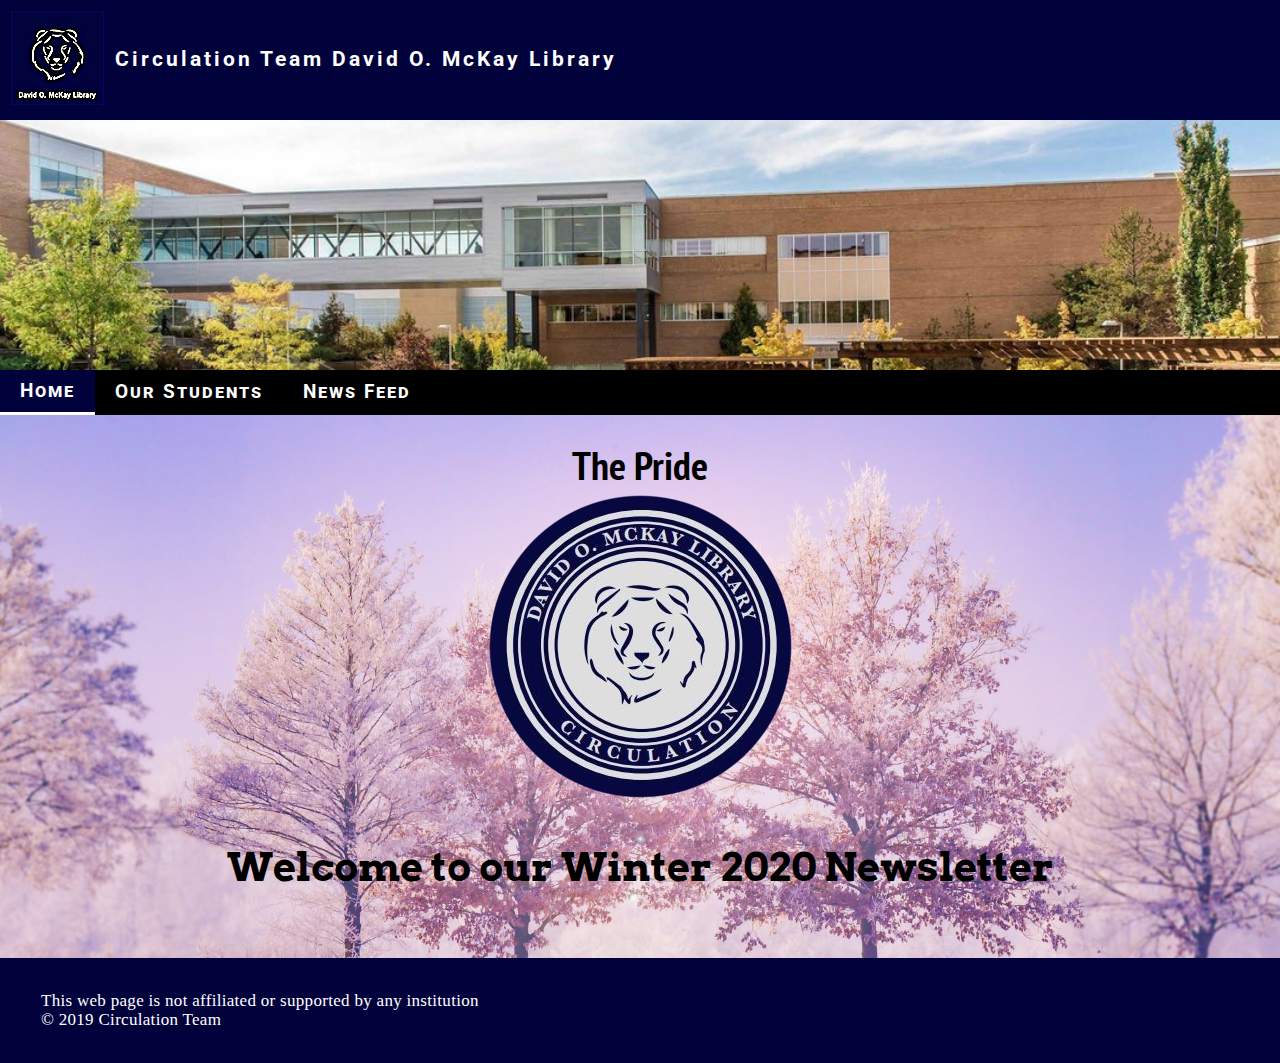
<file: index.html>
<!DOCTYPE html>
<html lang="en">

<head>
  <meta charset="UTF-8">
  <meta name="viewport" content="width=device-width, initial-scale=1.0">
  <meta http-equiv="X-UA-Compatible" content="ie=edge">
  <title>News Letter Home Page</title>
  <meta name="description" content="Circulation Desk David O. McKay Libary - Get to know us!">
  <link rel="stylesheet" href="https://cdnjs.cloudflare.com/ajax/libs/modern-normalize/0.5.0/modern-normalize.min.css">
  <link rel="stylesheet" href="css/style.css">
  <style>
    #home {
      border-bottom: solid;
      border-color: #ffffff;
      background-color: #01013C;
    }
  </style>
</head>

<body>
  <header>
    <a href="https://library.byui.edu/" target="_blank">
      <img src="images/logos/mainlogo.png" alt="Library Logo"></a>
    <h1>Circulation Team David O. McKay Library</h1>
  </header>
  <picture class="hero">
    <img src="images/logos/headerpicture.jpg" alt="David O. McKay Library">
  </picture>
  <nav style="margin-top: -5px;">
    <ul>
      <li><a id="home" href="index.html">Home</a></li>
      <li><a class="grow" href="students.html">Our Students</a></li>
      <li><a class="grow" href="updates.html">News Feed</a></li>
    </ul>
  </nav>
  <main>
    <div class="meio">
      <h2>The Pride</h2>
      <img src="images/logos/lionround.png" alt="Circulation Logo">
      <h3>Welcome to our Winter 2020 Newsletter</h3>
    </div>
  </main>
  <footer>
    <p>
      This web page is not affiliated or supported by any institution <br />
      &copy; 2019 Circulation Team
    </p>
  </footer>
</body>

</html>
</file>
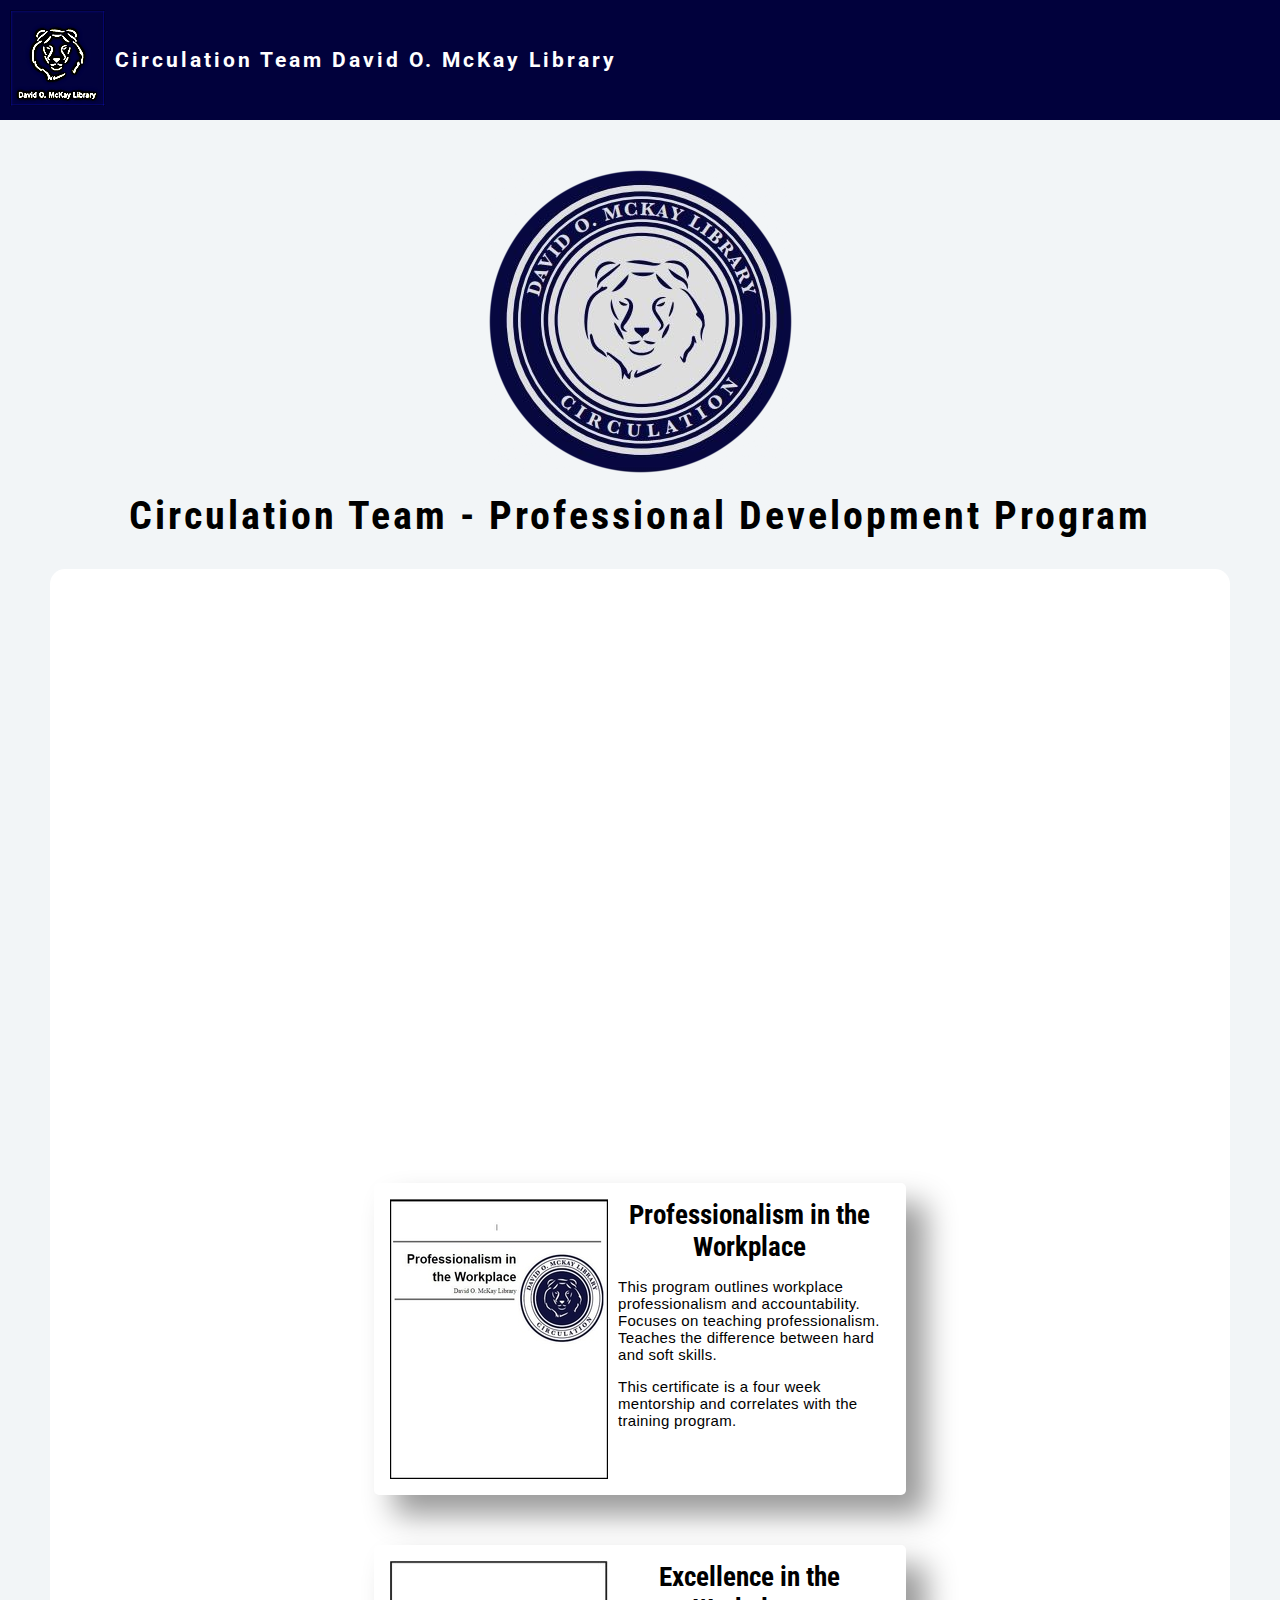
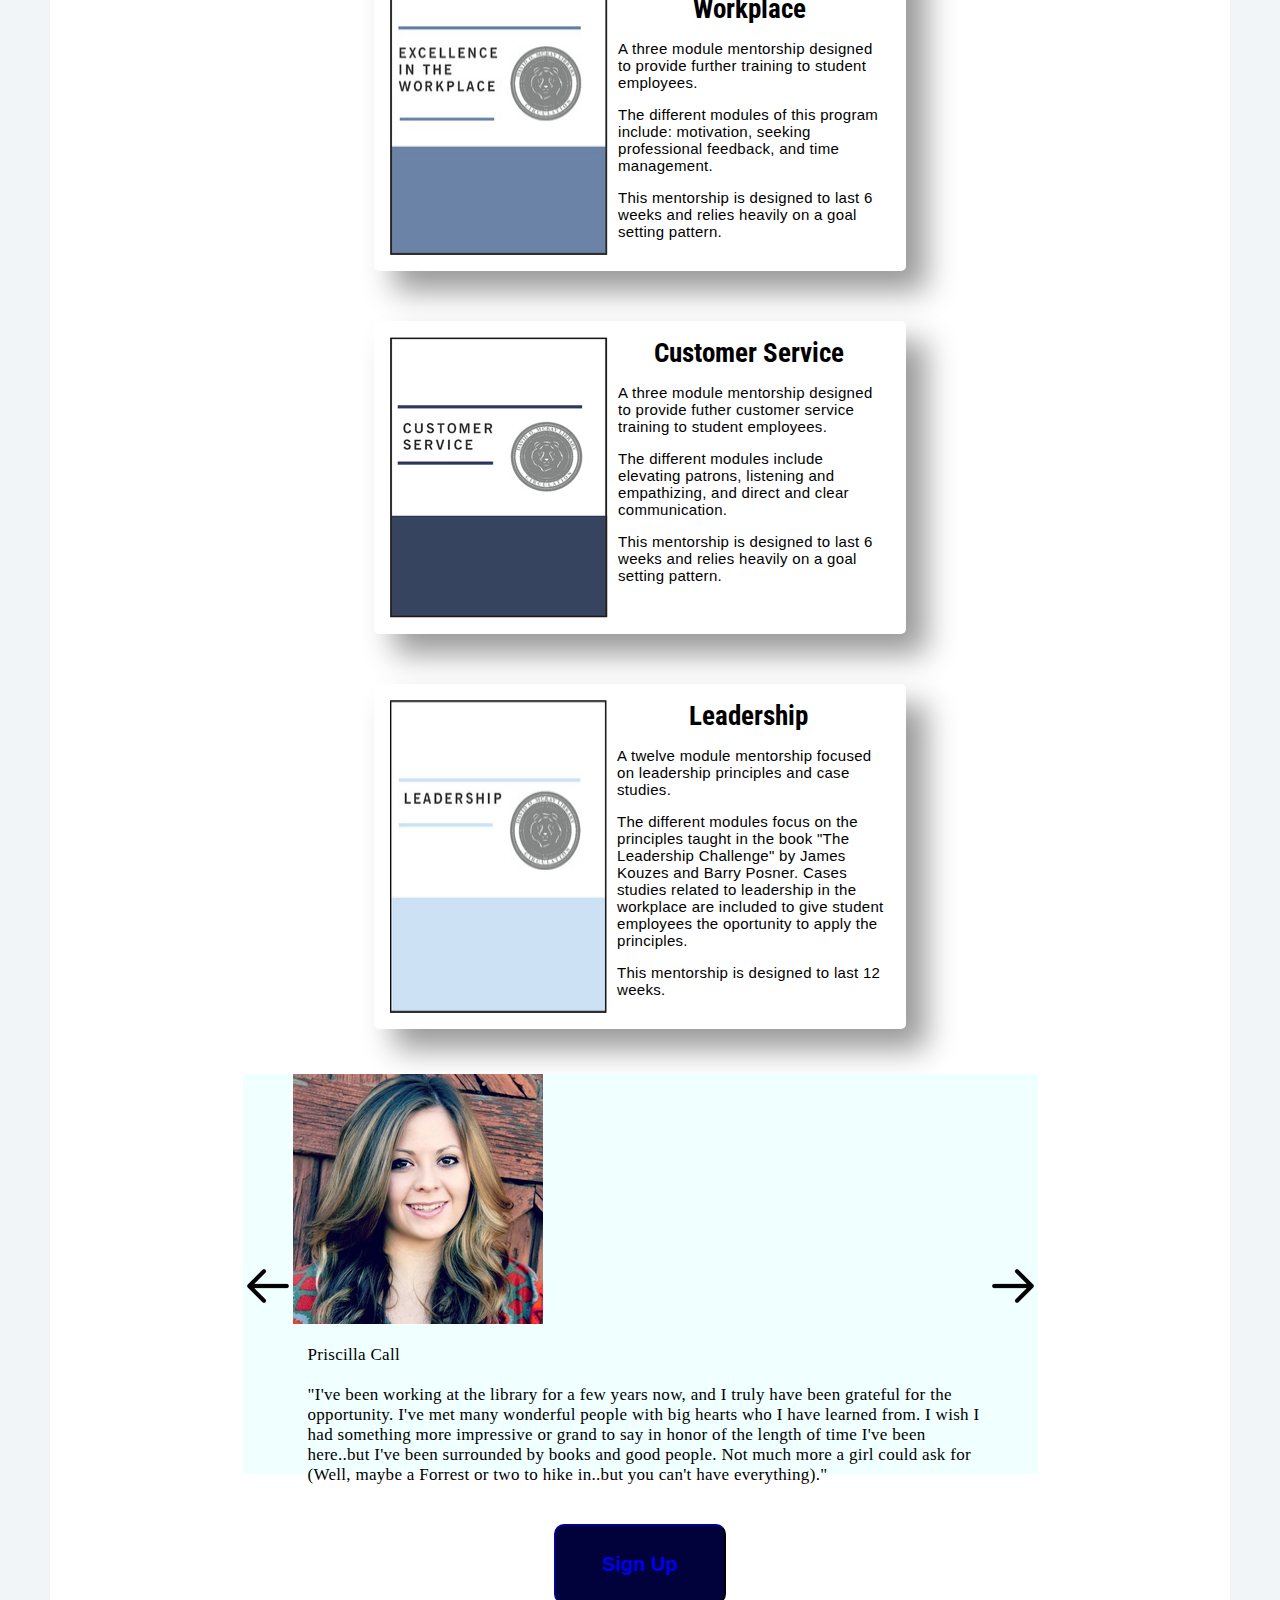
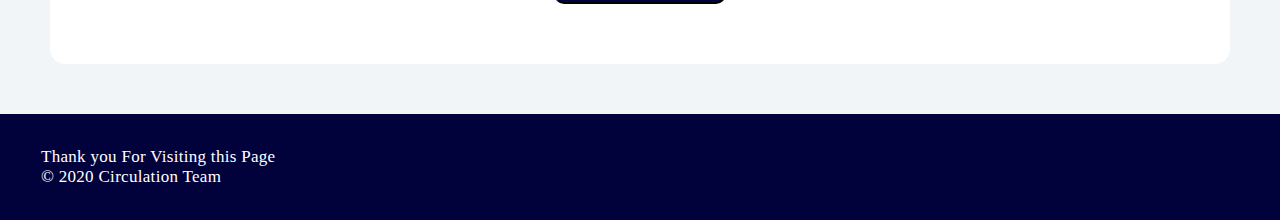
<file: professionaldevelopment.html>
<!DOCTYPE html>
<html lang="en">

<head>
    <meta charset="UTF-8">
    <meta name="viewport" content="width=device-width, initial-scale=1.0">
    <meta name="description" content="Professional Devopment Page Circulation Desk David 
    O. McKay Library">
    <link rel="stylesheet" href="css/style.css">
    <link rel="stylesheet" href="css/professional.css">
    <title>Document</title>
</head>

<style>
    #testimony-box {
        width: 75%;
        height: 400px;
        background-color: azure;
        margin: 45px auto 0px;
        display: grid;
        grid-template-columns: 50px auto 50px;
    }
    
    .arrow {
        margin-top: auto;
        margin-bottom: auto;
    }
</style>

<body>
    <header>
        <a href="https://library.byui.edu/" target="_blank">
            <img src="images/logos/mainlogo.png" alt="Library Logo"></a>
        <h1>Circulation Team David O. McKay Library</h1>
    </header>
    <main>
        <div id="main-pic">
            <img src="images/logos/lionround.png" alt="Circulation Logo">
            <h1>Circulation Team - Professional Development Program</h1>
        </div>
        <div id="big-main-cont">
            <div id="main-video-cont">
                <div>
                    <iframe id="video-content" src="https://www.youtube.com/embed/XxoXNR443K8" frameborder="0" allow="accelerometer; autoplay; encrypted-media; gyroscope; picture-in-picture" allowfullscreen></iframe>
                </div>
            </div>
            <div id="student-experience-block">

            </div>
            <div class="pair">
                <div class="news-info">
                    <img src="images/imagesCertificate/professionalism.jpg" alt="Professionalism in the workplace">
                    <div>
                        <h2>Professionalism in the Workplace</h2>
                        <p>This program outlines workplace professionalism and accountability. Focuses on teaching professionalism. Teaches the difference between hard and soft skills.
                        </p>
                        <p>This certificate is a four week mentorship and correlates with the training program.
                        </p>
                    </div>
                </div>
                <div class="news-info">
                    <img src="images/imagesCertificate/excelencePNG.jpg" alt="Excellence in the workplace">
                    <div>
                        <h2>Excellence in the Workplace</h2>
                        <p>A three module mentorship designed to provide further training to student employees.
                        </p>
                        <p>The different modules of this program include: motivation, seeking professional feedback, and time management.
                        </p>
                        <p>This mentorship is designed to last 6 weeks and relies heavily on a goal setting pattern.
                        </p>
                    </div>
                </div>
            </div>
            <div class="pair">
                <div class="news-info">
                    <img src="images/imagesCertificate/costumerPNG.jpg" alt="Costumer Service">
                    <div>
                        <h2>Customer Service</h2>
                        <p>A three module mentorship designed to provide futher customer service training to student employees.
                        </p>
                        <p>The different modules include elevating patrons, listening and empathizing, and direct and clear communication.
                        </p>
                        <p>This mentorship is designed to last 6 weeks and relies heavily on a goal setting pattern.
                        </p>
                    </div>
                </div>
                <div class="news-info">
                    <img src="images/imagesCertificate/leadershipPNG.jpg" alt="Professionalism in the workplace">
                    <div>
                        <h2>Leadership</h2>
                        <p>A twelve module mentorship focused on leadership principles and case studies.
                        </p>
                        <p>The different modules focus on the principles taught in the book "The Leadership Challenge" by James Kouzes and Barry Posner. Cases studies related to leadership in the workplace are included to give student employees the oportunity
                            to apply the principles.
                        </p>
                        <p>This mentorship is designed to last 12 weeks.
                        </p>
                    </div>
                </div>
            </div>
            <div id="testimony-box">
                <div id="arrow-left" class="arrow"><img src="images/imagesCertificate/left.png" alt="arrow-left"></div>
                <div id="student-container"> <img src="images/graduating/priscila.jpg" alt="Priscilla">
                    <p>Priscilla Call
                        <br><br>"I've been working at the library for a few years now, and I truly have been grateful for the opportunity. I've met many wonderful people with big hearts who I have learned from. I wish I had something more impressive or
                        grand to say in honor of the length of time I've been here..but I've been surrounded by books and good people. Not much more a girl could ask for (Well, maybe a Forrest or two to hike in..but you can't have everything)."</div>
                <div id="arrow-left" class="arrow"><img src="images/imagesCertificate/rsz_arrowright.png" alt="arrow-left"></div>

            </div>
            <div class="b-container">
                <button class="button" type="button"><a
                        href="https://docs.google.com/forms/d/e/1FAIpQLScl4568DzF5qkOovZoQuQVX8wfF3fv4UuJjoizSVidfbIpeCA/viewform"
                        target="_blank">Sign Up</a></button>
            </div>
        </div>

    </main>
    <footer>
        <p>
            Thank you For Visiting this Page <br /> &copy; 2020 Circulation Team
        </p>
    </footer>

</body>

</html>
</file>
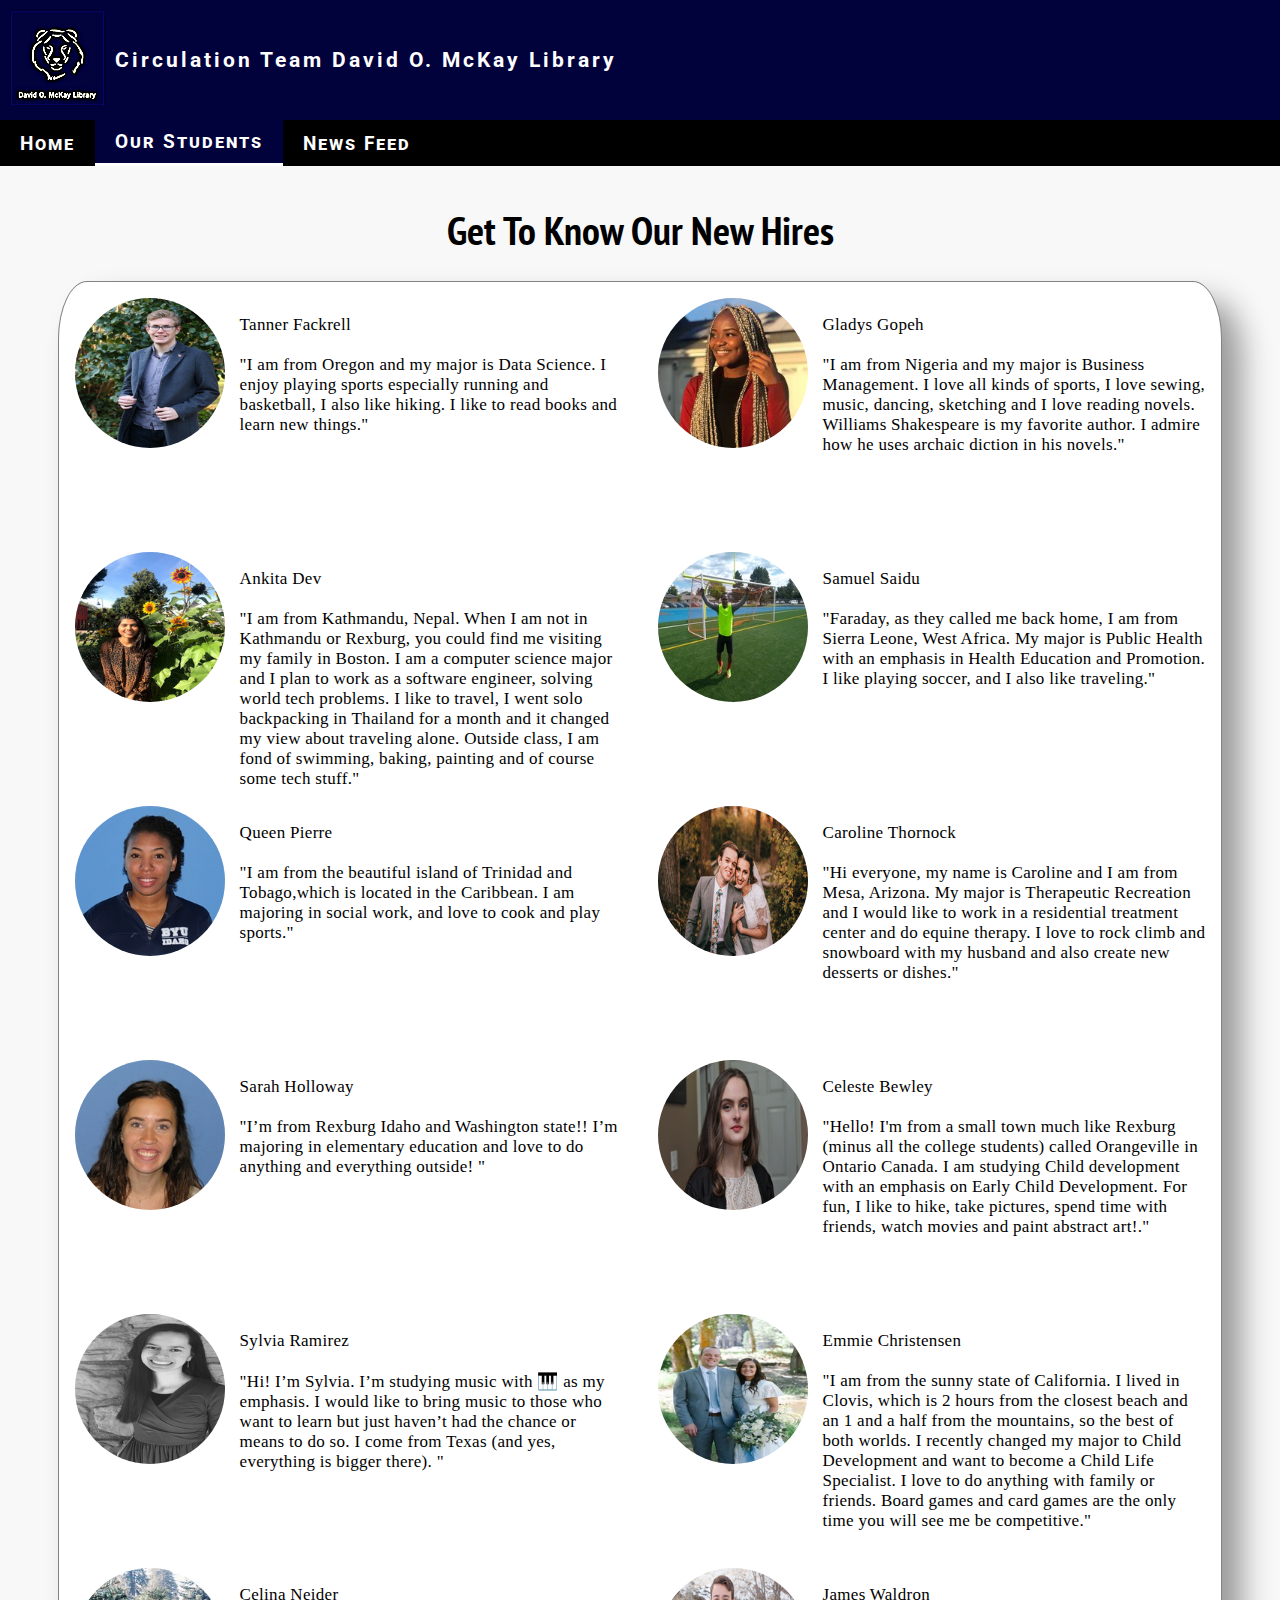
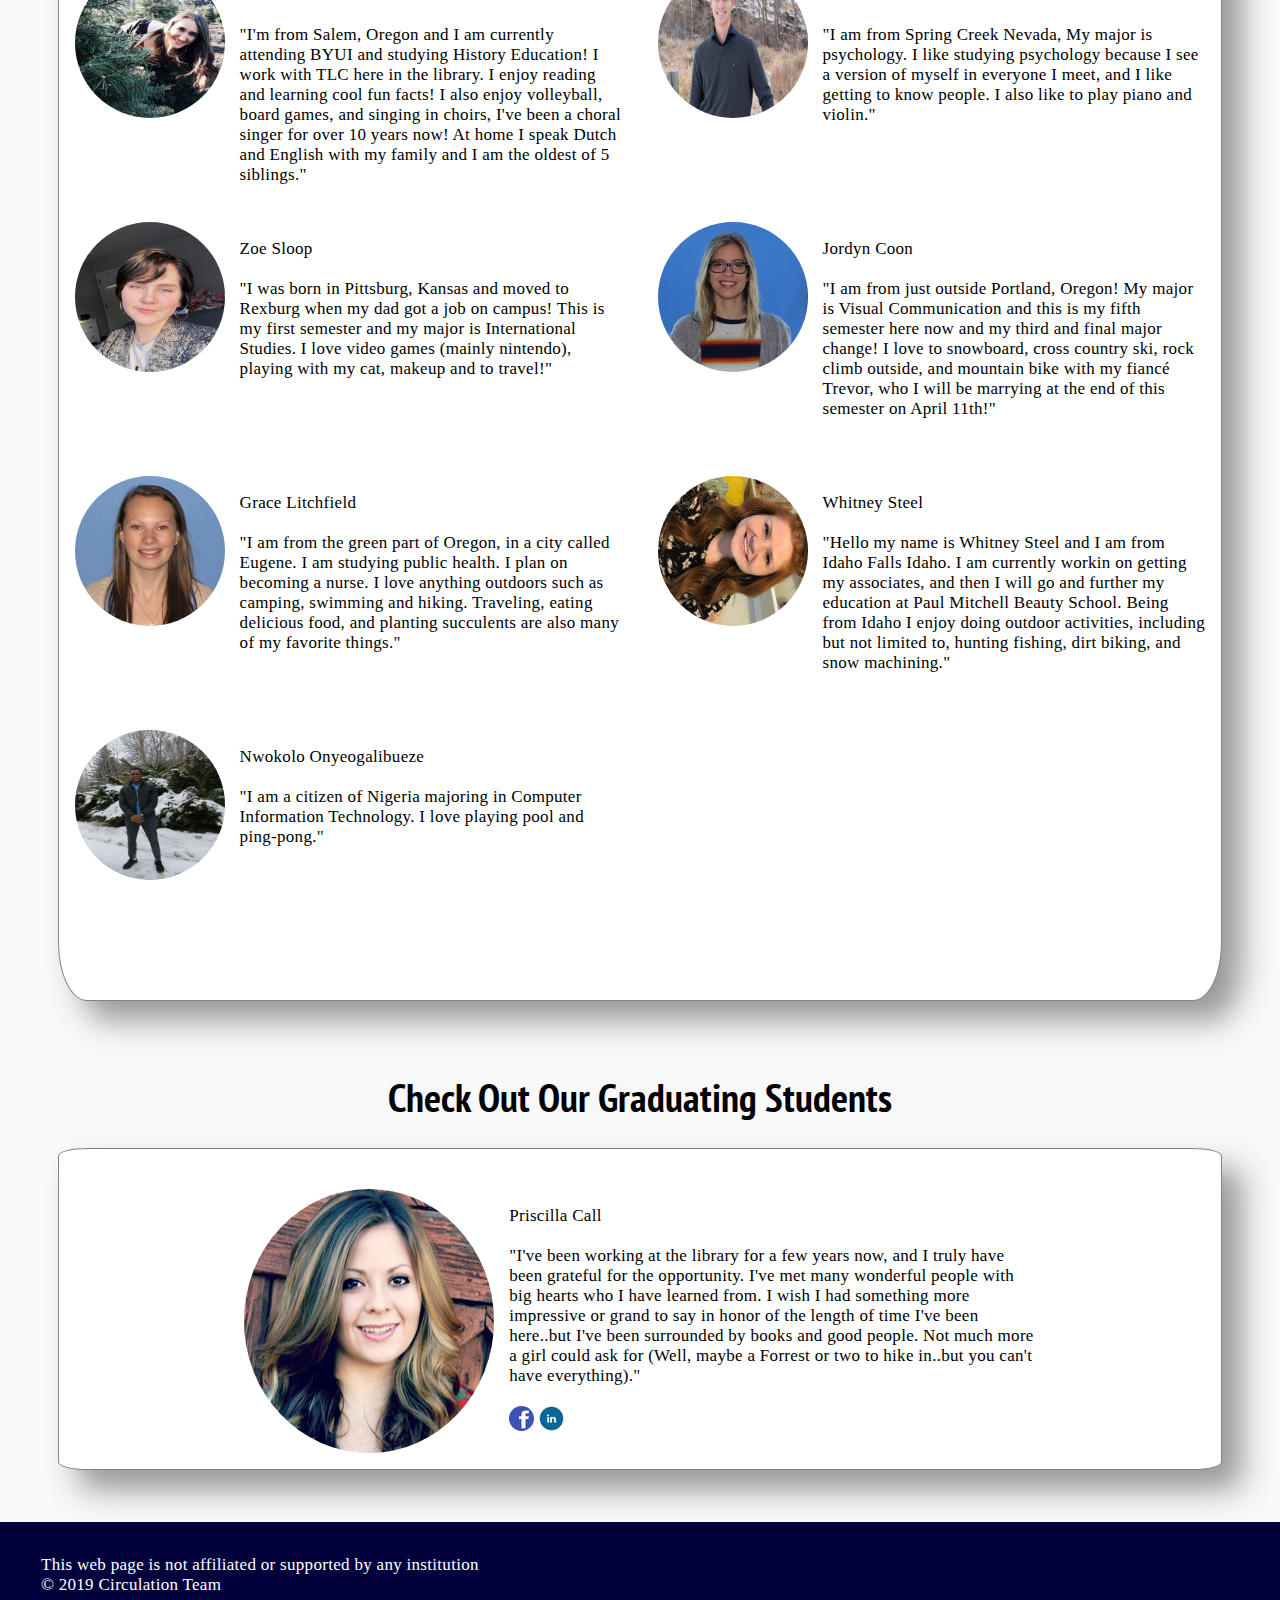
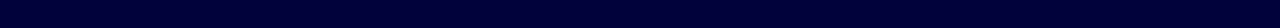
<file: students.html>
<!DOCTYPE html>
<html lang="en">

<head>
  <meta charset="UTF-8">
  <meta name="viewport" content="width=device-width, initial-scale=1.0">
  <meta http-equiv="X-UA-Compatible" content="ie=edge">
  <title>News Letter Student Page</title>
  <meta name="description" content="150 characters">
  <link rel="stylesheet" href="css/style.css">
  <style>
    #student-link {
      border-bottom: solid;
      border-color: #ffffff;
      background-color: #01013C;
    }
  </style>

</head>

<body>
  <header>
    <a href="https://library.byui.edu/">
      <img src="images/logos/mainlogo.png" alt="Library Logo"></a>
    <h1>Circulation Team David O. McKay Library</h1>
  </header>
  <nav>
    <ul>
      <li><a href="index.html">Home</a></li>
      <li><a id="student-link" href="students.html">Our Students</a></li>
      <li><a href="updates.html">News Feed</a></li>
    </ul>
  </nav>
  <main class="students">
    <h2>Get To Know Our New Hires</h2>
    <div id="grid-1">
      <div class="pic-7">
        <img src="images/newhireswinter/sara.jpg" alt="Sarah Holloway">
        <p>Sarah Holloway <br><br>"I’m from Rexburg Idaho and Washington state!! I’m majoring in
          elementary education and love to do anything and everything outside! "
        </p>
      </div>
      <div class="pic-2">
        <img src="images/newhireswinter/sylvia.jpg" alt="Sylvia Ramirez">
        <p>Sylvia Ramirez <br><br>"Hi! I’m Sylvia. I’m studying music with 🎹 as my emphasis.
          I would like to bring music to those who want to learn but
          just haven’t had the chance or means to do so. I come from
          Texas (and yes, everything is bigger there). "
        </p>
      </div>
      <div class="pic-3">
        <img src="images/newhireswinter/emmie.jpg" alt="Emmie Christensen">
        <p>Emmie Christensen <br><br>"I am from the sunny state of California. I lived in Clovis,
          which is 2 hours from the closest beach and an 1 and a half from the mountains, so
          the best of both worlds. I recently changed my major to Child Development and want
          to become a Child Life Specialist. I love to do anything with family or friends.
          Board games and card games are the only time you will see me be competitive."
        </p>
      </div>
      <div class="pic-9">
        <img src="images/newhireswinter/celesteJPG.jpg" alt="Celeste Bewley">
        <p>Celeste Bewley <br><br>"Hello! I'm from a small town much like Rexburg (minus all the college students)
          called Orangeville in Ontario Canada. I am studying Child development with an emphasis on Early
          Child Development. For fun, I like to hike, take pictures, spend time with friends, watch movies
          and paint abstract art!."
        </p>
      </div>
      <div class="pic-11">
        <img src="images/newhireswinter/celina.jpg" alt="Celina Neider">
        <p>Celina Neider <br><br>"I'm from Salem, Oregon and I am currently attending BYUI and studying
          History Education! I work with TLC here in the library. I enjoy reading and learning cool fun
          facts! I also enjoy volleyball, board games, and singing in choirs, I've been a choral singer
          for over 10 years now! At home I speak Dutch and English with my family and I am the oldest of 5 siblings."
        </p>
      </div>
      <div class="pic-6">
        <img src="images/newhireswinter/carolina.jpg" alt="Caroline Thornocky">
        <p>Caroline Thornock <br><br>"Hi everyone, my name is Caroline and I am from Mesa, Arizona. My major
          is Therapeutic Recreation and I would like to work in a residential
          treatment center and do equine therapy. I love to rock climb and snowboard
          with my husband and also create new desserts or dishes."
        </p>
      </div>
      <div class="pic-1">
        <img src="images/newhireswinter/Tanner.jpg" alt="Tanner Fackrell">
        <p>Tanner Fackrell <br><br>"I am from Oregon and my major is Data Science.
          I enjoy playing sports especially running and basketball,
          I also like hiking. I like to read books and learn new things."
        </p>
      </div>
      <div class="pic-5">
        <img src="images/newhireswinter/queen.jpg" alt="Queen Pierre">
        <p>Queen Pierre <br><br>"I am from the beautiful island of Trinidad and Tobago,which is located in the
          Caribbean.
          I am majoring in social work, and love to cook and play sports."
        </p>
      </div>
      <div class="pic-10">
        <img src="images/newhireswinter/akina.jpg" alt="Ankita Dev">
        <p>Ankita Dev <br><br>"I am from Kathmandu, Nepal. When I am not in Kathmandu or Rexburg, you could
          find me visiting my family in Boston. I am a computer science major and I plan to work as a software
          engineer, solving world tech problems. I like to travel, I went solo backpacking in Thailand for a month
          and it changed my view about traveling alone. Outside class, I am fond of swimming, baking, painting and
          of course some tech stuff."
        </p>
      </div>
      <div class="pic-4">
        <img src="images/newhireswinter/samuel.jpg" alt="Samuel Saidu">
        <p>Samuel Saidu <br><br>"Faraday, as they called me back home, I am from
          Sierra Leone, West Africa. My major is Public Health with an emphasis
          in Health Education and Promotion. I like playing soccer, and I also like traveling."
        </p>
      </div>
      <div class="pic-8">
        <img src="images/newhireswinter/gladys.jpg" alt="Gladys Gopeh">
        <p>Gladys Gopeh <br><br>"I am from Nigeria and my major is Business Management.
          I love all kinds of sports, I love sewing, music, dancing, sketching and I love reading novels.
          Williams Shakespeare is my favorite author. I admire how he uses archaic diction in his novels."
        </p>
      </div>
      <div class="pic-12">
        <img src="images/newhireswinter/James.jpg" alt="James Waldron">
        <p>James Waldron <br><br>"I am from Spring Creek Nevada, My major is psychology.
          I like studying psychology because I see a version of myself
          in everyone I meet, and I like getting to know people. I also like to play piano and violin."
        </p>
      </div>
      <div class="pic-13">
        <img src="images/newhireswinter/sloop.jpg" alt="Zoe Sloop">
        <p>Zoe Sloop <br><br>"I was born in Pittsburg, Kansas and moved to Rexburg when my dad got a
          job on campus! This is my first semester and my major is International Studies. I love video
          games (mainly nintendo), playing with my cat, makeup and to travel!"
        </p>
      </div>
      <div class="pic-14">
        <img src="images/newhireswinter/jordyn.jpg" alt="Jordyn Coon">
        <p>Jordyn Coon <br><br>"I am from just outside Portland, Oregon! My major is Visual Communication and
          this is my fifth semester here now and my third and final major change! I love to snowboard, cross country
          ski, rock climb outside,
          and mountain bike with my fiancé Trevor, who I will be marrying at the end of this semester on April 11th!"
        </p>
      </div>
      <div class="pic-15">
        <img src="images/newhireswinter/gracy.jpg" alt="Grace Litchfield">
        <p>Grace Litchfield <br><br>"I am from the green part of Oregon, in a city called Eugene. I am studying public
          health.
          I plan on becoming a nurse. I love anything outdoors such as camping, swimming and hiking.
          Traveling, eating delicious food, and planting succulents are also many of my favorite things."</p>
      </div>
      <div class="pic-16">
        <img src="images/newhireswinter/still.jpg" alt="Whitney Steel">
        <p>Whitney Steel <br><br>"Hello my name is Whitney Steel and I am from Idaho Falls Idaho.
          I am currently workin on getting my associates, and then I will go and further my education
          at Paul Mitchell Beauty School. Being from Idaho I enjoy doing outdoor activities,
          including but not limited to, hunting fishing, dirt biking, and snow machining."</p>
      </div>
      <div class="pic-17">
        <img src="images/newhireswinter/nwokolo.jpg" alt="Nwokolo Onyeogalibueze">
        <p>Nwokolo Onyeogalibueze <br><br>"I am a citizen of Nigeria majoring in Computer Information Technology.
          I love playing pool and ping-pong."
        </p>
      </div>
      <!--<div class="pic-18"> Here was the 18th sloot
        <img src="#" alt="Lily">
        <p>Lily Liu <br><br>"I am from China. My favorite things to do are traveling and 
          cooking! I am doing pre-med and planning to be a PA. I want you 
          to remember that I work hard and I have a positive attitude."</p>
      </div>-->
    </div>
    <h2>Check Out Our Graduating Students</h2>
    <div id="grid-2">
      <div class="pic-Grad2">
        <img src="images/graduating/priscila.jpg" alt="Priscilla">
        <p>Priscilla Call
          <br><br>"I've been working at the library for a few years now, and I truly
          have been grateful for the opportunity. I've met many wonderful people with
          big hearts who I have learned from. I wish I had something more impressive or
          grand to say in honor of the length of time I've been here..but I've been
          surrounded by books and good people. Not much more a girl could ask for (Well,
          maybe a Forrest or two to hike in..but you can't have everything)."<br><br>
          <a href="https://www.facebook.com/priscilla.call" target="_blank"><img src="images/logos/facebook.jpg"
              alt="facebook"></a>
          <a href="https://www.linkedin.com/in/priscillacall/" target="_blank"><img src="images/logos/Linkdin.jpg"
              alt="Linkdin"></a></p>
      </div>
      <!--
      <div class="pic-Grad1">
        <img src="images/graduating/Julius.jpg" alt="Julius">
        <p>Julius Ng'ambi 
          <br><br>"From Zambia, I like traveling, all kinds of outdoor sports 
          especially golf and soccer. I enjoy gardening, dancing and 
          spending time with my wife. Major: Business Management - 
          Marketing. Future plan - having a family, studying 
          business/cooperate law to either work for the U.S government or 
          freelance in Europe and Africa. I want the library to remember me 
          for many different reasons as I will remember it."<br><br>
          <a href="https://www.facebook.com/julius.jay.39" target="_blank"><img src="images/logos/facebook.jpg" alt="facebook"></a> 
          <a href="https://www.linkedin.com/in/julius-ngambi/" target="_blank"><img src="images/logos/Linkdin.jpg" alt="Linkdin"></a></p>
      </div>
      <div class="pic-Grad3">
        <img src="images/graduating/Milla.jpg" alt="Mila">
        <p>Mila Argueta <br><br>"I am from Iowa. My parents are from Arizona and Guatemala. I 
          love ice cream. I will live and die for ice cream. I am an English 
          major. I love to talk about deep things. I am a thinker...I am 
          always thinking and analyzing. I love soccer, playing sports for 
          fun, being active, eating, watching movies, and reading real 
          books. I want to be remembered for my sass and awkwardness."<br><br>
          <a href="https://www.facebook.com/mila.argueta" target="_blank"><img src="images/logos/facebook.jpg" alt="facebook"></a> 
          <a href="https://www.linkedin.com/in/mila-argueta-ab4443145/" target="_blank"><img src="images/logos/Linkdin.jpg" alt="Linkdin"></a></p>
        </div>
      <div class="pic-Grad4">
        <img src="images/graduating/Makenzie.jpg" alt="McKenzie">
        <p>McKenzie Hunsaker<br><br>"I am from Filer Idaho which is near Twin Falls. 
          I am studying elementary education and LOVE it! Seriously. It is the best.
          I am going to be moving to Utah in January so that is awesome. 
          Very excited for something new. I also love working at the library. 
          It has been one of my very favorite things about college!"<br><br>
          <a href="https://www.facebook.com/mckenzie.hunsaker" target="_blank"><img src="images/logos/facebook.jpg" alt="facebook"></a> 
          <a href="https://www.linkedin.com/in/mckenzie-hunsaker/" target="_blank"><img src="images/logos/Linkdin.jpg" alt="Linkdin"></a></p>
      </div>  
      <div class="pic-Grad5">
        <img src="images/graduating/Emma.jpg" alt="Emma">
        <p>Emma  St. John<br><br>I am from Blackfoot, Idaho. I have worked at the library 
          for 2 years and loved every semester! I will be graduating with a degree in 
          Accounting and a minor in Programming. I will be starting my Master 
          in Accounting Fall of 2020. After completing my masters 
          I will be starting as a full time Audit Associate with 
          the firm Ernst & Young in Houston, Texas.<br><br>
          <a href="https://www.facebook.com/emma.stjohn.98" target="_blank"><img src="images/logos/facebook.jpg" alt="facebook"></a> 
          <a href="https://www.linkedin.com/in/emma-st-john-9b7495128/" target="_blank"><img src="images/logos/Linkdin.jpg" alt="Linkdin"></a></p>
      </div>
      <div class="pic-Grad6">
        <img src="images/graduating/Montana.jpg" alt="Montana">
        <p>Montana Manapat<br><br>"I am a New Jersey native, with roots in Philadelphia and South Jersey. 
          My degree is in art education. With my degree I'd like to teach studio art classes and work in 
          art museums. Art is very important to me. I have worked at the library for about 3 and a half years. 
          Working here has been a great privilege and experience. 
          I have had the pleasure of working with so many great people. Thank you guys for all you do."<br><br>
          <a href="https://www.instagram.com/doodle_spooks/" target="_blank"><img src="images/logos/Instagram.png" alt="Instagram"></a></p>
      </div>
    </div>-->
  </main>
  <footer>
    <p>
      This web page is not affiliated or supported by any institution <br />&copy; 2019 Circulation Team
    </p>
  </footer>

</body>

</html>
</file>
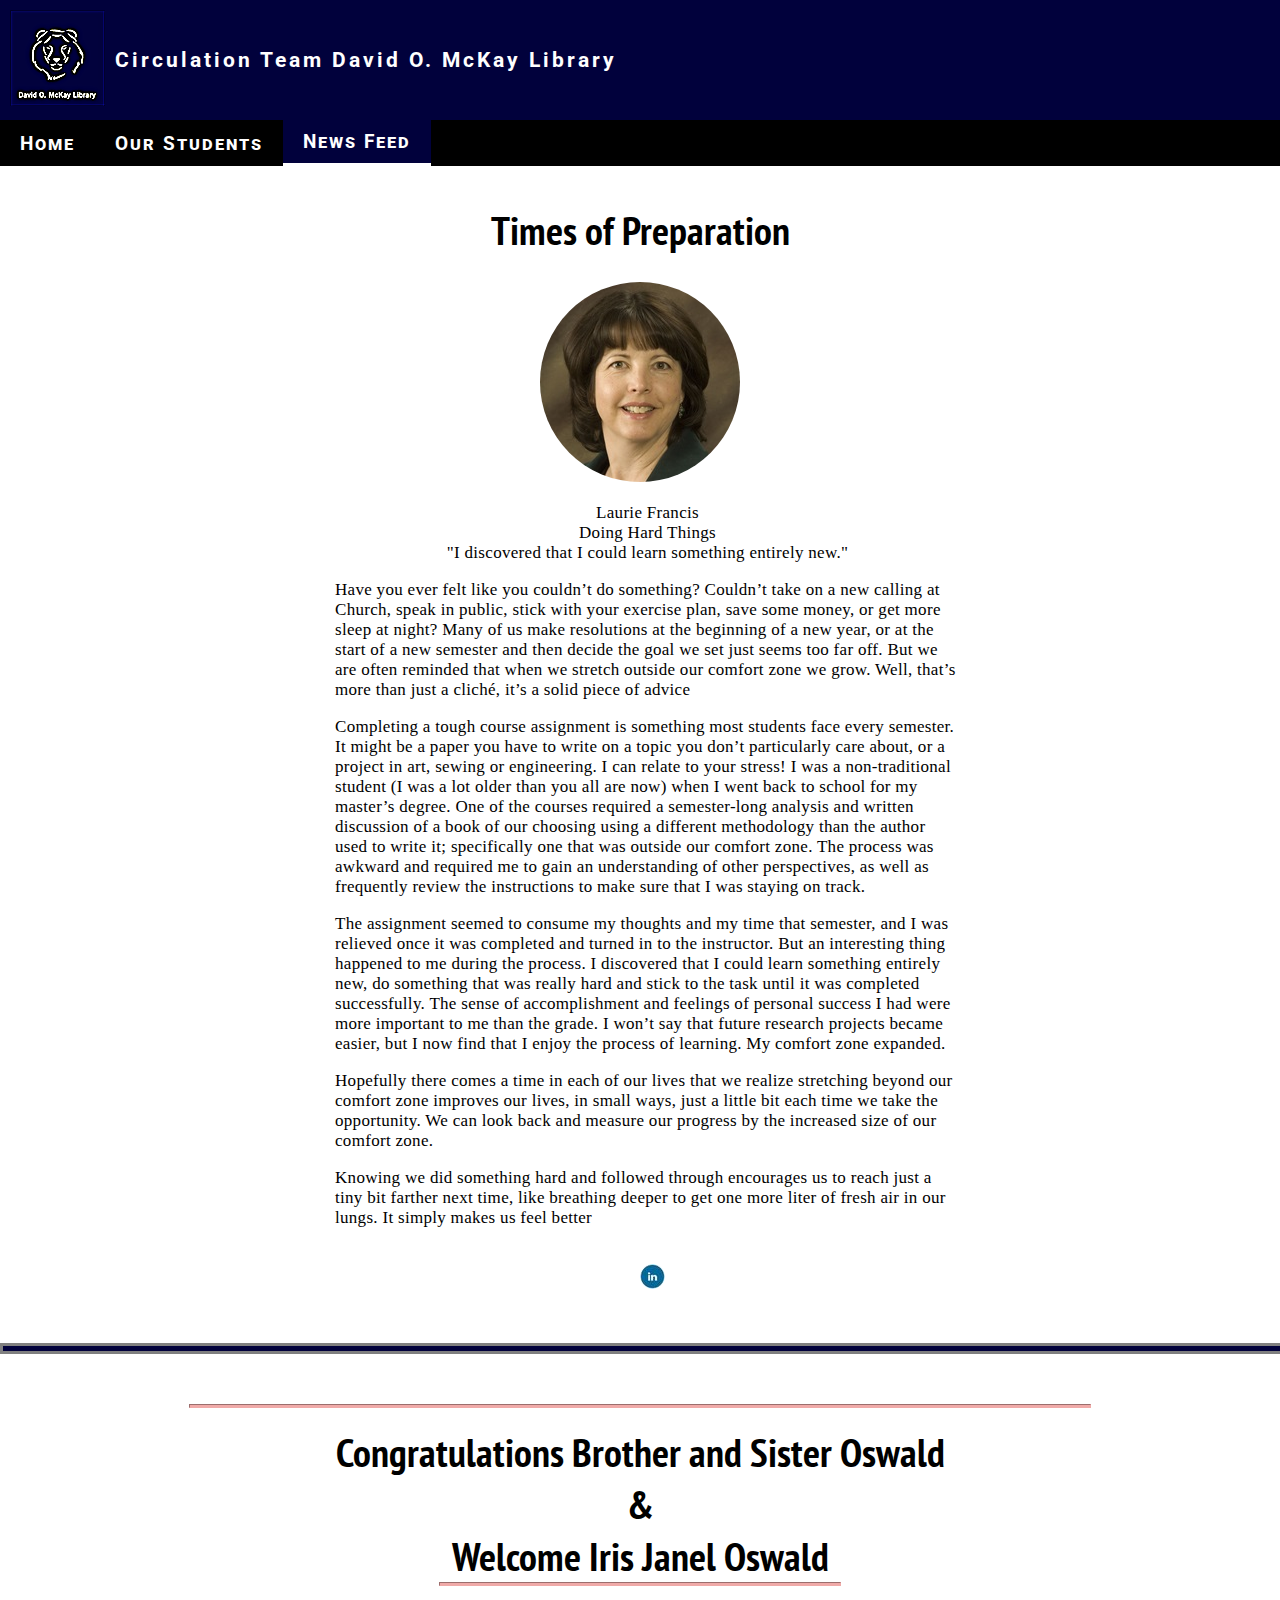
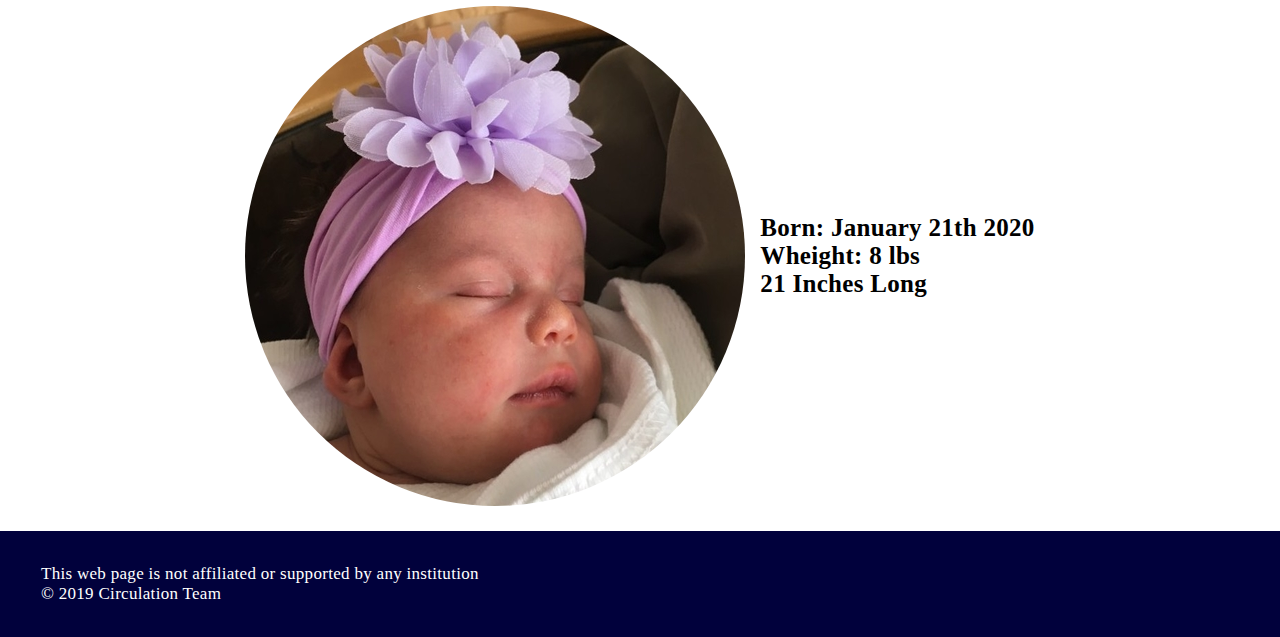
<file: updates.html>
<!DOCTYPE html>
<html lang="en-us">
<head>
  <meta charset="UTF-8">
  <meta name="viewport" content="width=device-width, initial-scale=1.0">
  <meta http-equiv="X-UA-Compatible" content="ie=edge">
  <title>Newsletter Home Udates</title>
  <meta name="description" content="150 characters">
  <link rel="stylesheet" href="css/style.css">
  <link rel="stylesheet" href="css/anounce.css">
  <style>
    #updtes{
       border-bottom: solid;
       border-color: #ffffff;
       background-color: #01013C;
     }
 </style>
</head>
<body>
  <header>
    <a href="https://library.byui.edu/">
      <img src="images/logos/mainlogo.png" alt="Library Logo"></a>
    <h1>Circulation Team David O. McKay Library</h1>
  </header>
  <nav>
      <ul>
        <li><a href="index.html">Home</a></li>
        <li><a href="students.html">Our Students</a></li>
        <li><a id="updtes" href="updates.html">News Feed</a></li>
      </ul>
    </nav>
  <main id="news-feed">
      <h2>Times of Preparation</h2>
      <div class="guest-messager">
      <img src="images/logos/Green.jpg" alt="Holy Green">
      <p>Laurie Francis
      <br>Doing Hard Things
      <br>"I discovered that I could learn something entirely new."</p>
      </div>
      <div class="text-message">
        <p>Have you ever felt like you couldn’t do something? Couldn’t take on a new calling at 
          Church, speak in public, stick with your exercise plan, save some money, or get more sleep 
          at night? Many of us make resolutions at the beginning of a new year, or at the start of a 
          new semester and then decide the goal we set just seems too far off. But we are often reminded 
          that when we stretch outside our comfort zone we grow. Well, that’s more than just a cliché, 
          it’s a solid piece of advice</p>
        <p>Completing a tough course assignment is something most students face every semester. It might 
          be a paper you have to write on a topic you don’t particularly care about, or a project in art, 
          sewing or engineering. I can relate to your stress! I was a non-traditional student (I was a lot 
          older than you all are now) when I went back to school for my master’s degree. One of the courses 
          required a semester-long analysis and written discussion of a book of our choosing using a different 
          methodology than the author used to write it; specifically one that was outside our comfort zone. 
          The process was awkward and required me to gain an understanding of other perspectives, as well as 
          frequently review the instructions to make sure that I was staying on track.</p>
        <p>The assignment seemed to consume my thoughts and my time that semester, and I was relieved once it 
          was completed and turned in to the instructor. But an interesting thing happened to me during the 
          process. I discovered that I could learn something entirely new, do something that was really hard 
          and stick to the task until it was completed successfully. The sense of accomplishment and feelings 
          of personal success I had were more important to me than the grade. I won’t say that future research 
          projects became easier, but I now find that I enjoy the process of learning. My comfort zone expanded.</p>
        <p>Hopefully there comes a time in each of our lives that we realize stretching beyond our comfort zone 
          improves our lives, in small ways, just a little bit each time we take the opportunity. We can look back 
          and measure our progress by the increased size of our comfort zone.</p>
        <p>Knowing we did something hard and followed through encourages us to reach just a tiny bit farther next 
            time, like breathing deeper to get one more liter of fresh air in our lungs. It simply makes us feel better</p>
        </div>
        <br><a href="https://www.linkedin.com/in/laurie-francis-576a021b/" target="_blank">
        <img src="images/logos/Linkdin.jpg" class="link-messager" alt="Linkdin"></a>
      
    <div class="anounce">
      <hr id="divisao">
      <hr style="margin-bottom: -20px;">
      <h2 style="margin-bottom: -50px;">Congratulations Brother and Sister Oswald <br>&<br> Welcome Iris Janel Oswald</h2>
      <hr style="margin-bottom: 20px; width: 400px;">
      <div class="iris">
        <img src="images/newsfeed/iris.jpg" alt="Iris"> <p>Born: January 21th 2020<br>
                                                            Wheight: 8 lbs<br>
                                                            21 Inches Long</p>
      </div>
    </div>
  </main>
  <footer>
      <p>
          This web page is not affiliated or supported  by any institution <br/>&copy; 2019 Circulation Team
      </p>
  </footer>
</body>
</html>
</file>
<file: css/style.css>
@import url('https://fonts.googleapis.com/css?family=Roboto|Source+Sans+Pro|Arvo|PT+Sans+Narrow:700&display=swap');

body {
  font-size: 16px;
  font-family: Roboto, 'Source Sans Pro', sans-serif;
  margin: 0px;
}

header {
  background-color: #01013C;
  color: #ffffff;
  display: flex;
  align-items: center;
}

header a {
  text-decoration: none;
}

header img {
  margin: 10px;
}

h1 {
  font-size: 1.3rem;
  letter-spacing: 3px;
}

h2 {
  margin: 0 0 7px 0;
  font-size: 2.5rem;
  text-align: center;
  font-family: 'PT Sans Narrow', sans-serif;
}

main .meio h3{
  font-size: 2.5rem;
}

nav {
  background-color: #000000;
}

nav ul {
  display: block;
  list-style-type: none;
  margin: 0;
  padding: 0;
}

nav a {
  display: block;
  padding: 10px 20px;
  color: #ffffff;
  font-size: 1.2rem;
  font-weight: 700;
  font-variant: small-caps;
  text-decoration: none;
  letter-spacing: 1.5pt;
  
}

nav a:hover {
  background-color: #01013C;
}

.hero img {
  width: 100%;
  height: 250px;
}

main .meio{
  background: url(../images/logos/mainimage.jpeg);
  background-repeat: no-repeat;
  background-size: 100%;
  padding: 1.1em;
  font-size: 25px;
  text-align: center;
  font-family: 'Arvo',  sans-serif;
  color: #000000;
  background-color:rgb(220,220,220);
  font-weight: bolder;
}


footer {
  background-color: #01013C;
  color: #fff;
  font-size: 1.1rem;
  padding: 1rem;
  width: auto;
}

footer p {
  margin-left: 2%;
  font-family: Georgia, 'Times New Roman', Times, serif;
  color: #fff;
}

/* a few details for the Students Pages */
.students{
  padding: 1.1em;
  background-color: #F8F8F8;
}

p{
  font-family: 'Times New Roman', Times, serif;
  font-size: 17px;
  letter-spacing: 0.3px;
  margin-left: 15px;
  color: #000;
}

/*Some of the style for our first Grid for the new hires*/
#grid-1 img{
  border-radius: 50%;
  height: 150px;
}

.students h2{
  margin-top: 20px;
  margin-bottom: 25px;
  font-weight: bold;
}

#grid-1{
  display: grid;
  grid-column-gap: 35px;
  grid-template-columns: repeat(2, 1fr);
  grid-template-rows: repeat(9, 1fr);
  margin-left: 40px;
  margin-right: 40px;
  margin-bottom: 70px;
  padding: 1em;
  background-color: #fff;
  border: 1px solid #838383;
  box-shadow: 20px 20px 30px #999;
  border-radius: 2.5%;
}

.message{
  grid-column: 1/3;
  text-align: center;
  margin-top: -30px;
  
}

/*Section with picture and paragraps as odered in the page*/

.pic-1{
  grid-row: 1;
  grid-column: 1;
  display: flex;
}

.pic-1:hover{
  box-shadow: 20px 20px 30px #999;
  border-radius: 5%;
  font-weight: bold;
}

.pic-8{
  grid-row: 1;
  grid-column: 2;
  display: flex;
}

.pic-8:hover{
  box-shadow: 20px 20px 30px #999;
  border-radius: 5%;
  font-weight: bold;  
}

.pic-10{
  grid-row: 2;
  grid-column: 1;
  display: flex;
}

.pic-10:hover{
  box-shadow: 20px 20px 30px #999;
  border-radius: 5%;
  font-weight: bold;  
}

.pic-4{
  grid-row: 2;
  grid-column: 2;
  display: flex;
}

.pic-4:hover{
  box-shadow: 20px 20px 30px #999;
  border-radius: 5%;
  font-weight: bold; 
}

.pic-5{
  grid-row: 3;
  grid-column: 1;
  display: flex;
}

.pic-5:hover{
  box-shadow: 20px 20px 30px #999;
  border-radius: 5%;
  font-weight: bold; 
}

.pic-6{
  grid-row: 3;
  grid-column: 2;
  display: flex;
}

.pic-6:hover{
  box-shadow: 20px 20px 30px #999;
  border-radius: 5%;
  font-weight: bold;
}

.pic-7{
  grid-row: 4;
  grid-column: 1;
  display: flex;
}

.pic-7:hover{
  box-shadow: 20px 20px 30px #999;
  border-radius: 5%;
  font-weight: bold; 
}

.pic-9{
  grid-row: 4;
  grid-column: 2;
  display: flex;
}

.pic-9:hover{
  box-shadow: 20px 20px 30px #999;
  border-radius: 5%;
  font-weight: bold;  
}

.pic-2{
  grid-row: 5;
  grid-column: 1;
  display: flex;
}

.pic-2:hover{
  box-shadow: 20px 20px 30px #999;
  border-radius: 5%;
  font-weight: bold;  
}

.pic-3{
  grid-row: 5;
  grid-column: 2;
  display: flex;
}

.pic-3:hover{
  box-shadow: 20px 20px 30px #999;
  border-radius: 5%;
  font-weight: bold;  
}

.pic-11{
  grid-row: 6;
  grid-column: 1;
  display: flex;
}

.pic-11:hover{
  box-shadow: 20px 20px 30px #999;
  border-radius: 5%;
  font-weight: bold;  
}

.pic-12{
  grid-row: 6;
  grid-column: 2;
  display: flex;
}

.pic-12:hover{
  box-shadow: 20px 20px 30px #999;
  border-radius: 5%;
  font-weight: bold;  
}

.pic-13{
  grid-row: 7;
  grid-column: 1;
  display: flex;
}

.pic-13:hover{
  box-shadow: 20px 20px 30px #999;
  border-radius: 5%;
  font-weight: bold;  
}

.pic-14{
  grid-row: 7;
  grid-column: 2;
  display: flex;
}

.pic-14:hover{
  box-shadow: 20px 20px 30px #999;
  border-radius: 5%;
  font-weight: bold;  
}

.pic-15{
  grid-row: 8;
  grid-column: 1;
  display: flex;
}

.pic-15:hover{
  box-shadow: 20px 20px 30px #999;
  border-radius: 5%;
  font-weight: bold;  
}

.pic-16{
  grid-row: 8;
  grid-column: 2;
  display: flex;
}

.pic-16:hover{
  box-shadow: 20px 20px 30px #999;
  border-radius: 5%;
  font-weight: bold;  
}

.pic-17{
  grid-row: 9;
  grid-column: 1;
  display: flex;
}

.pic-17:hover{
  box-shadow: 20px 20px 30px #999;
  border-radius: 5%;
  font-weight: bold;  
}

.pic-18{
  grid-row: 9;
  grid-column: 2;
  display: flex;
}

.pic-18:hover{
  box-shadow: 20px 20px 30px #999;
  border-radius: 5%;
  font-weight: bold;  
}


/*Style for GRaduating Students Grid*/
#grid-2{
  display: grid;
  grid-template-rows: 6fr;
  grid-row-gap: 1.5em;
  margin-left: 40px;
  margin-right: 40px;
  margin-bottom: 35px;
  padding: 1em;
  background-color: #fff;
  border: 1px solid #838383;
  box-shadow: 20px 20px 30px #999;
  border-radius: 2.5%;
}

#grid-2 img{
  border-radius: 50%;
}

.pic-Grad1{
  grid-row: 1;
  display: flex; 
  text-align: left;
  margin-top: 15px;
  margin-left: 15%;;
}

.pic-Grad2{
  grid-row: 2;
  display: flex; 
  margin-right: 15%;
  margin-left: 15%;;
}

.pic-Grad3{
  grid-row: 3;
  display: flex; 
  margin-right: 15%;
  margin-left: 15%;;
}

.pic-Grad4{
  grid-row: 4;
  display: flex; 
  margin-right: 15%;
  margin-left: 15%;;
}

.pic-Grad5{
  grid-row: 5;
  display: flex; 
  margin-right: 15%;
  margin-left: 15%;;
}

.pic-Grad6{
  grid-row: 6;
  display: flex; 
  margin-right: 15%;
  margin-left: 15%;;
}

/************************************
News Feed
*************************************/
.guest-messager{
    text-align: center;
    margin-top: 2%;
}

#news-feed .guest-text{ 
 
  text-align: center;
  font-size: 20px;
}

#news-feed h2{
  margin-top: 3%;
}
#news-feed img{
  border-radius: 50%;
}

/*************************************
Codition for Small Screens
*************************************/
@media screen and (min-width: 500px) {
  nav ul {
    display: flex;
    align-items: center;
  }
}

/*Here goes the New Hire Coditions*/
@media screen and (max-width: 770px) {
#grid-1{
  display: grid;
  grid-template-columns: 1fr;
  grid-template-rows: 18fr;
}

.pic-1{
  grid-row: 1;
  grid-column: 1;
  display: inline-block;
}

.pic-8{
  grid-row: 2;
  grid-column: 1;
  display: inline-block;
}

.pic-10{
  grid-row: 3;
  grid-column: 1;
  display: inline-block;
}

.pic-4{
  grid-row: 4;
  grid-column: 1;  
  display: inline-block;
}

.pic-5{
  grid-row: 5;
  grid-column: 1;
  display: inline-block;
}

.pic-6{
  grid-row: 6;
  grid-column: 1;
  display: inline-block;
}

.pic-7{
  grid-row: 7;
  grid-column: 1;
  display: inline-block;
}

.pic-9{
  grid-row: 8;
  grid-column: 1;
  display: inline-block;
}

.pic-2{
  grid-row: 9;
  grid-column: 1;
  display: inline-block;
}

.pic-3{
  grid-row: 10;
  grid-column: 1;
  display: inline-block;
}

.pic-11{
  grid-row: 11;
  grid-column: 1;
  display: inline-block;
}

.pic-12{
  grid-row: 12;
  grid-column: 1;
  display: inline-block;
}

.pic-13{
  grid-row: 13;
  grid-column: 1;
  display: inline-block;
}

.pic-14{
  grid-row: 14;
  grid-column: 1;
  display: inline-block;
}

.pic-15{
  grid-row: 15;
  grid-column: 1;
  display: inline-block;
}

.pic-16{
  grid-row: 16;
  grid-column: 1;
  display: inline-block;
}

.pic-17{
  grid-row: 17;
  grid-column: 1;
  display: inline-block;
}

.pic-18{
  grid-row: 18;
  grid-column: 1;
  display: inline-block;
}

}
/*Graduating Students*/
@media screen and (max-width: 1000px){
.pic-Grad1{
  margin-left: 0;
  display: inline-block;
}

.pic-Grad2{
  margin-left: 0;
  display: inline-block;
}

.pic-Grad3{
  margin-left: 0;
  display: inline-block;
}

.pic-Grad4{
  margin-left: 0;
  display: inline-block;
}

.pic-Grad5{
  margin-left: 0;
  display: inline-block;
}

.pic-Grad6{
  margin-left: 0;
  display: inline-block;
}
}
</file>
<file: css/professional.css>
@import url('https://fonts.googleapis.com/css?family=Open+Sans|Roboto|Roboto+Condensed&display=swap');

body{
    background-color: #F2F5F7;
}

#main-pic{
    text-align: center;
    margin-top: 50px;
}

main h1{
    font-family: 'Roboto Condensed', sans-serif;
    font-weight: bold;
    font-size: 40px;
    margin-top: 15px;
    text-align: center;
}

#big-main-cont{
    display: grid;
    background-color: #ffffff;
    padding: 60px;
    margin: 30px 50px 50px;
    border-radius: 15px;
}
.pair{
    display: flex;
    justify-content: space-evenly;
    flex-wrap: wrap;
}

#main-video-cont{
    text-align: center;
}

#video-content{
    width: 80%; 
    height: 500px;
    border-radius: 15px;
}

#big-main-cont h2{
    font-family: 'Roboto Condensed', sans-serif;
    font-size: 27px;
}


.news-info{
    display:flex;
    width: 500px;
    background-color: #ffffff;
    padding: 1em;
    border-radius: 5px;
    margin: 0px;
    margin-top: 50px;
    box-shadow: 20px 20px 30px #999;
}

.news-info p{
    margin-left: 10px;
    font-family: Arial, Helvetica, sans-serif;
    font-size: 15px;
}
.b-container
{ 
    margin-top: 50px;
    text-align: center;

}
.button{
    height: 80px;
    font-size: 20px;
    font-weight: bold;
    background-color: #01013C;
    border-color: #01013C;
    color: #ffffff;
    border-radius: 10px;

    
}

.button a{
    text-decoration: none;
    padding: 2em;
}

.button a:hover{
    font-size: 25px;
}

a:visited{
    color: #ffffff;
  }

.student-experience-block{
    background-color: lawngreen;

}

#division-students{
    width: 80%; 
    height: 1px; 
    background-color: black; 
    border: solid; 
    margin-top: 5em;
}

.charity-message{
    display: grid;
    grid-template-columns: 1fr 600px 1fr;
    margin-bottom: 20px;
    background: url("/newsletter/images/imagesCertificate/library.jpg") no-repeat center center fixed;
    padding: 1em;
    color: azure;
    margin-top: 6em;
    width: 80%;
    margin-left: auto;
    margin-right: auto;
}

.message-day{
    grid-column: 2;
    background-color: rgba(0, 46, 92, 0.31);
    padding-left: 1.5em;
    padding-right: 1.5em;
    height: 100%;
}

  @media (max-width: 730px){
    .news-info{
        display:block;
        width: 218px;
        background-color: #ffffff;
        padding: 1em;
        border-radius: 5px;
        margin: 0px;
        margin-top: 50px;
        box-shadow: 20px 20px 30px #999;
    }

    #video-content{
        width: 80%; 
        height: 300px;
        border-radius: 15px;
    }
  }

  @media (max-width: 530px){
    #big-main-cont{
        display: grid;
        background-color: #ffffff;
        padding: 0px;
        padding-top: 40px;
        margin: 0;
        border-radius:0;
    }

    .button{
        height: 50px;
        font-size: 15px;
        font-weight: bold;
        background-color: #01013C;
        border-color: #01013C;
        color: #ffffff;
        border-radius: 10px;
        margin-bottom: 15px;
    
        
    }
    .news-info{
        display:block;
    }
  }
</file>
<file: css/anounce.css>
@import url('https://fonts.googleapis.com/css?family=Roboto|Source+Sans+Pro|Arvo|PT+Sans+Narrow:700&display=swap');


.text-message{
    text-align: left;
    margin-left: 25%;
    margin-right: 25%;
}

#news-feed a img{
    margin-left: 50%;
    
}

.anounce hr{
    height: 2px; 
    background-color: #F0AAA8; 
    border-color: #F0AAA8;
    margin-top: 50px; 
    margin-bottom: 0px;
    width: 900px;

}

#divisao{
    height: 5px; 
    background-color: #01013C; 
    border: solid ;
    width: 100%;
}

.iris{
    display: flex;  
    justify-content: center;
    margin-bottom: 25px;
    
}

.iris p{
    margin-top: auto;
    margin-bottom: auto;
    font-weight: bolder;
    font-size: 25px;
}

pre {
    font-family: Roboto, 'Source Sans Pro', sans-serif;
}

@media screen and (max-width: 770px)
{
    .iris img{
        height: 300px;
        width: 300px;

    }
}
</file>
